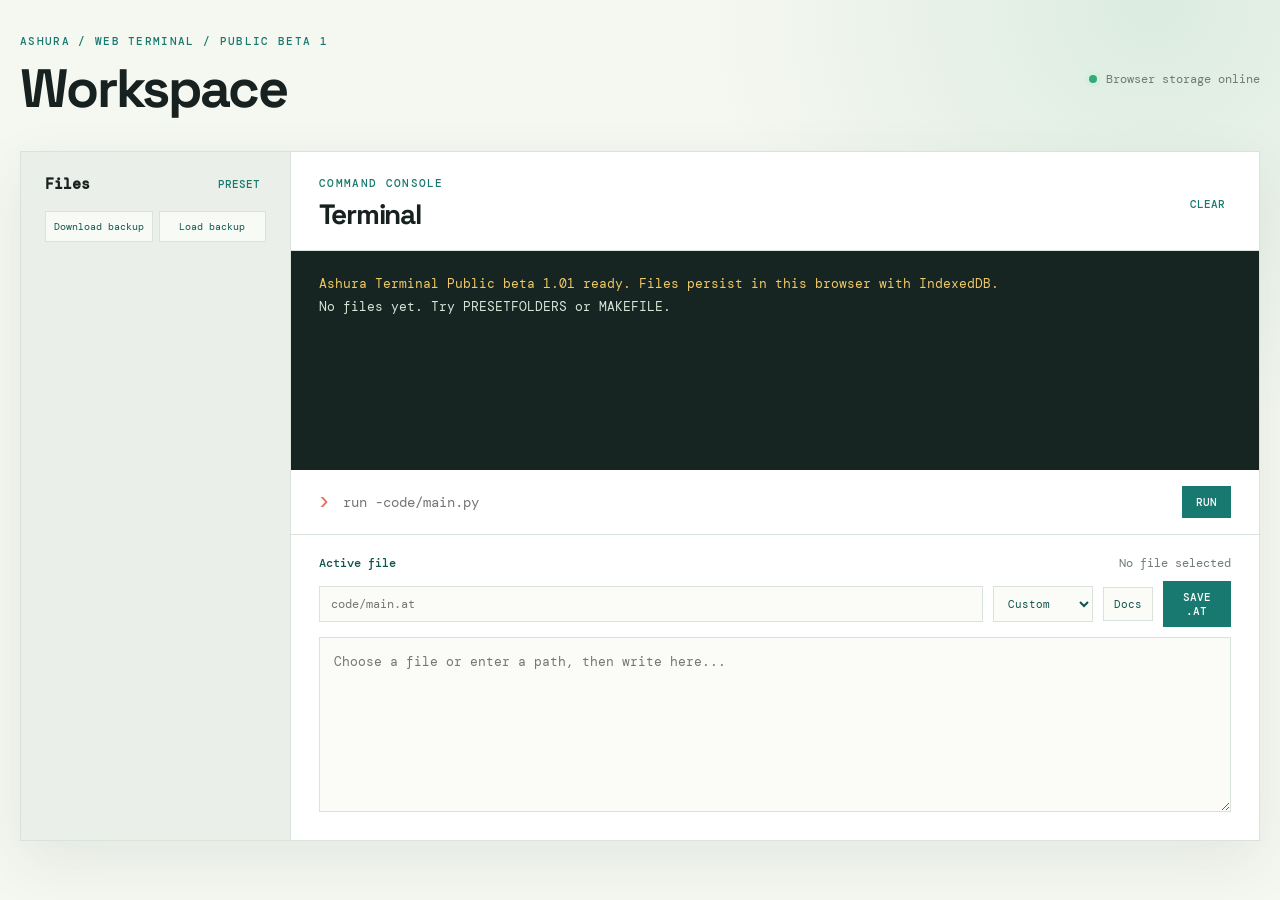
<file: web/index.html>
<!doctype html>
<html lang="en">
<head>
  <meta charset="utf-8">
  <meta name="viewport" content="width=device-width, initial-scale=1">
  <title>Ashura Terminal</title>
  <link rel="stylesheet" href="styles.css">
</head>
<body>
  <main class="shell">
    <header class="topbar">
      <div>
        <p class="eyebrow">ASHURA / WEB TERMINAL / PUBLIC BETA 1</p>
        <h1>Workspace</h1>
      </div>
      <span class="status"><i></i> Browser storage online</span>
    </header>

    <section class="workspace">
      <aside class="sidebar">
        <div class="side-heading">
          <span>Files</span>
          <button id="presetButton" title="Create documents and code folders">Preset</button>
        </div>
        <div class="backup-actions">
          <button id="downloadButton">Download backup</button>
          <button id="loadButton">Load backup</button>
          <input id="backupInput" type="file" accept="application/json,.json" hidden>
        </div>
        <div id="fileTree" class="file-tree"></div>
      </aside>

      <section class="content">
        <div class="panel-heading">
          <div>
            <p class="eyebrow">COMMAND CONSOLE</p>
            <h2>Terminal</h2>
          </div>
          <button id="clearButton" class="quiet-button">Clear</button>
        </div>
        <div id="output" class="output" aria-live="polite"></div>
        <form id="commandForm" class="command-line">
          <span>&gt;</span>
          <input id="commandInput" autocomplete="off" spellcheck="false" placeholder="run -code/main.py">
          <button type="submit">Run</button>
        </form>
        <div class="editor-panel">
          <div class="editor-heading">
            <label for="pathInput">Active file</label>
            <span id="editorStatus">No file selected</span>
          </div>
          <div class="editor-row">
            <input id="pathInput" placeholder="code/main.at">
            <select id="languageInput" aria-label="Coding language">
              <option value="custom">Custom</option>
              <option value="cpp">C++</option>
              <option value="csharp">C#</option>
              <option value="python">Python</option>
            </select>
            <a id="docsLink" href="https://github.com/AshuraSchoolAccount/AshuraWebTerminal" target="_blank" rel="noreferrer">Docs</a>
            <button id="saveButton">Save .at</button>
          </div>
          <textarea id="editor" spellcheck="false" placeholder="Choose a file or enter a path, then write here..."></textarea>
        </div>
      </section>
    </section>
  </main>
  <script src="app.js"></script>
</body>
</html>
</file>
<file: web/styles.css>
@import url('https://fonts.googleapis.com/css2?family=DM+Mono:wght@400;500&family=Space+Grotesk:wght@400;500;600;700&display=swap');

:root {
  --ink: #17211f;
  --muted: #6e7b76;
  --line: #d9e2dc;
  --paper: #f5f7f1;
  --panel: #ffffff;
  --teal: #17796f;
  --teal-dark: #0e554f;
  --coral: #e56b53;
  --yellow: #f0c866;
  --mono: 'DM Mono', monospace;
  --sans: 'Space Grotesk', sans-serif;
}

* { box-sizing: border-box; }
body { margin: 0; min-height: 100vh; color: var(--ink); font-family: var(--sans); background: radial-gradient(circle at 90% 0%, #dcece0 0, transparent 30%), var(--paper); }
button, input, textarea { font: inherit; }
button { cursor: pointer; }
.shell { width: min(1320px, calc(100% - 40px)); margin: 0 auto; padding: 34px 0 48px; }
.topbar, .panel-heading, .side-heading, .editor-heading, .editor-row { display: flex; align-items: center; justify-content: space-between; }
.topbar { padding-bottom: 28px; }
.eyebrow { margin: 0 0 6px; color: var(--teal); font: 500 11px var(--mono); letter-spacing: .12em; }
h1, h2 { margin: 0; letter-spacing: -.04em; }
h1 { font-size: clamp(30px, 5vw, 54px); }
h2 { font-size: 28px; }
.status { display: flex; gap: 9px; align-items: center; color: var(--muted); font: 12px var(--mono); }
.status i { display: block; width: 8px; height: 8px; border-radius: 50%; background: #36aa75; box-shadow: 0 0 0 4px #d5efe0; }
.workspace { display: grid; grid-template-columns: 270px 1fr; min-height: 690px; overflow: hidden; background: var(--panel); border: 1px solid var(--line); box-shadow: 0 20px 55px #2c554016; }
.sidebar { padding: 22px 16px; background: #eaf0e9; border-right: 1px solid var(--line); }
.side-heading { padding: 0 8px 17px; font: 600 15px var(--mono); }
.side-heading button, .quiet-button { border: 0; background: transparent; color: var(--teal); font: 500 11px var(--mono); text-transform: uppercase; }
.side-heading button:hover, .quiet-button:hover { color: var(--coral); }
.file-tree { display: grid; gap: 5px; }
.backup-actions { display: grid; grid-template-columns: 1fr 1fr; gap: 6px; margin: 0 8px 16px; }
.backup-actions button { padding: 8px 5px; border: 1px solid var(--line); color: var(--teal-dark); background: #f8fbf5; font: 10px var(--mono); }
.backup-actions button:hover { border-color: var(--teal); background: #d3e4d8; }
.tree-item { width: 100%; padding: 9px 10px; border: 0; text-align: left; color: var(--ink); background: transparent; font: 12px var(--mono); }
.tree-item:hover, .tree-item.active { background: #d3e4d8; color: var(--teal-dark); }
.tree-item.folder { color: var(--teal); }
.content { display: grid; grid-template-rows: auto 1fr auto auto; min-width: 0; }
.panel-heading { padding: 24px 28px 18px; border-bottom: 1px solid var(--line); }
.output { min-height: 190px; max-height: 310px; overflow: auto; padding: 22px 28px; background: #162522; color: #d4e7d7; font: 13px/1.75 var(--mono); white-space: pre-wrap; }
.output .accent { color: var(--yellow); }
.output .error { color: #ff947e; }
.command-line { display: flex; align-items: center; gap: 12px; padding: 16px 28px; border-bottom: 1px solid var(--line); color: var(--coral); font: 500 17px var(--mono); }
.command-line input { min-width: 0; flex: 1; border: 0; outline: 0; color: var(--ink); background: transparent; font: 14px var(--mono); }
.command-line button, #saveButton { padding: 9px 14px; border: 0; color: white; background: var(--teal); font: 500 11px var(--mono); text-transform: uppercase; }
.command-line button:hover, #saveButton:hover { background: var(--teal-dark); }
.editor-panel { padding: 20px 28px 28px; }
.editor-heading { margin-bottom: 10px; font: 12px var(--mono); }
.editor-heading label { color: var(--teal-dark); font-weight: 500; }
#editorStatus { color: var(--muted); }
.editor-row { gap: 10px; margin-bottom: 10px; }
#pathInput { width: 100%; padding: 9px 11px; border: 1px solid var(--line); outline: 0; color: var(--ink); background: #fbfcf8; font: 12px var(--mono); }
#languageInput, #docsLink { padding: 9px 10px; border: 1px solid var(--line); color: var(--teal-dark); background: #fbfcf8; font: 11px var(--mono); text-decoration: none; }
#languageInput { min-width: 100px; }
#docsLink:hover { border-color: var(--teal); background: #d3e4d8; }
#pathInput:focus { border-color: var(--teal); }
#editor { display: block; width: 100%; min-height: 175px; resize: vertical; padding: 14px; border: 1px solid var(--line); outline: 0; color: var(--ink); background: #fbfcf8; font: 13px/1.6 var(--mono); }
#editor:focus { border-color: var(--teal); }
@media (max-width: 760px) {
  .shell { width: min(100% - 22px, 620px); padding-top: 20px; }
  .workspace { grid-template-columns: 1fr; }
  .sidebar { border-right: 0; border-bottom: 1px solid var(--line); }
  .file-tree { grid-template-columns: repeat(2, minmax(0, 1fr)); }
  .panel-heading, .command-line, .editor-panel { padding-left: 18px; padding-right: 18px; }
  .topbar { align-items: flex-start; gap: 20px; flex-direction: column; }
}
</file>
